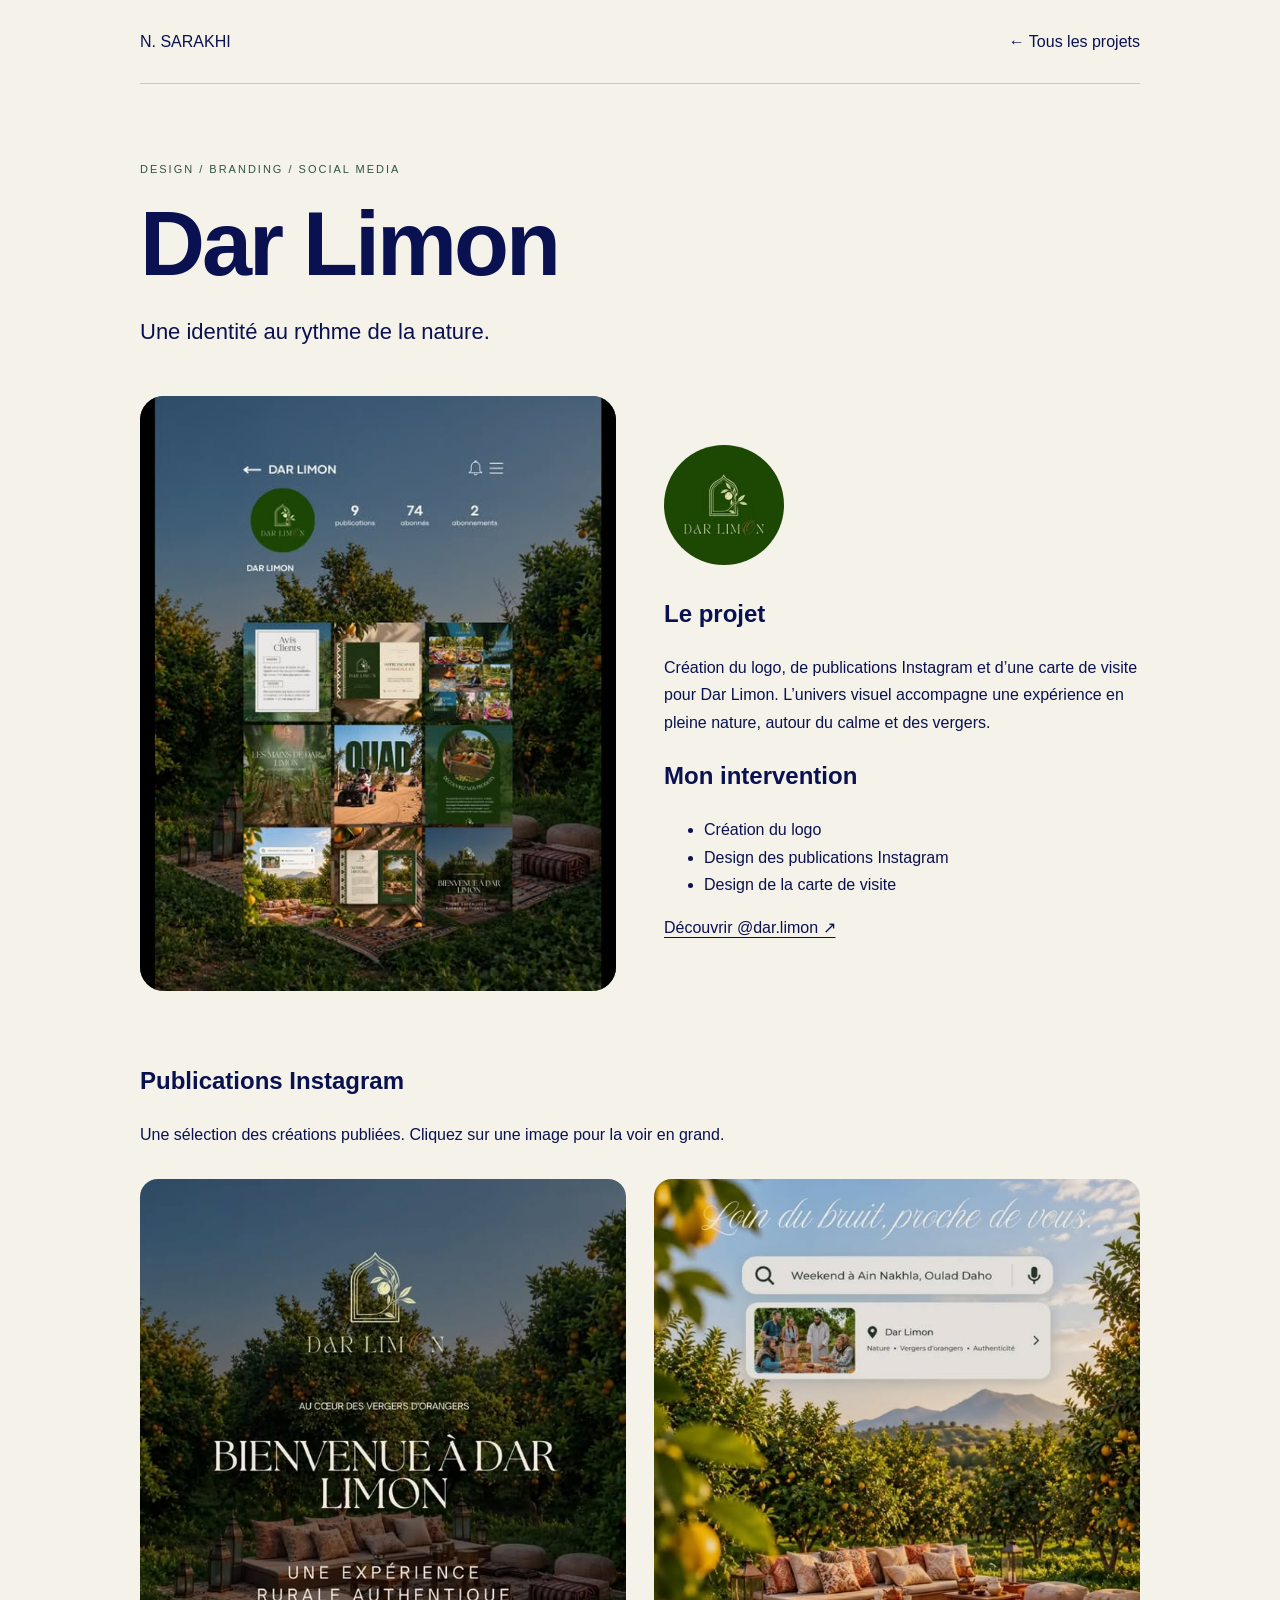
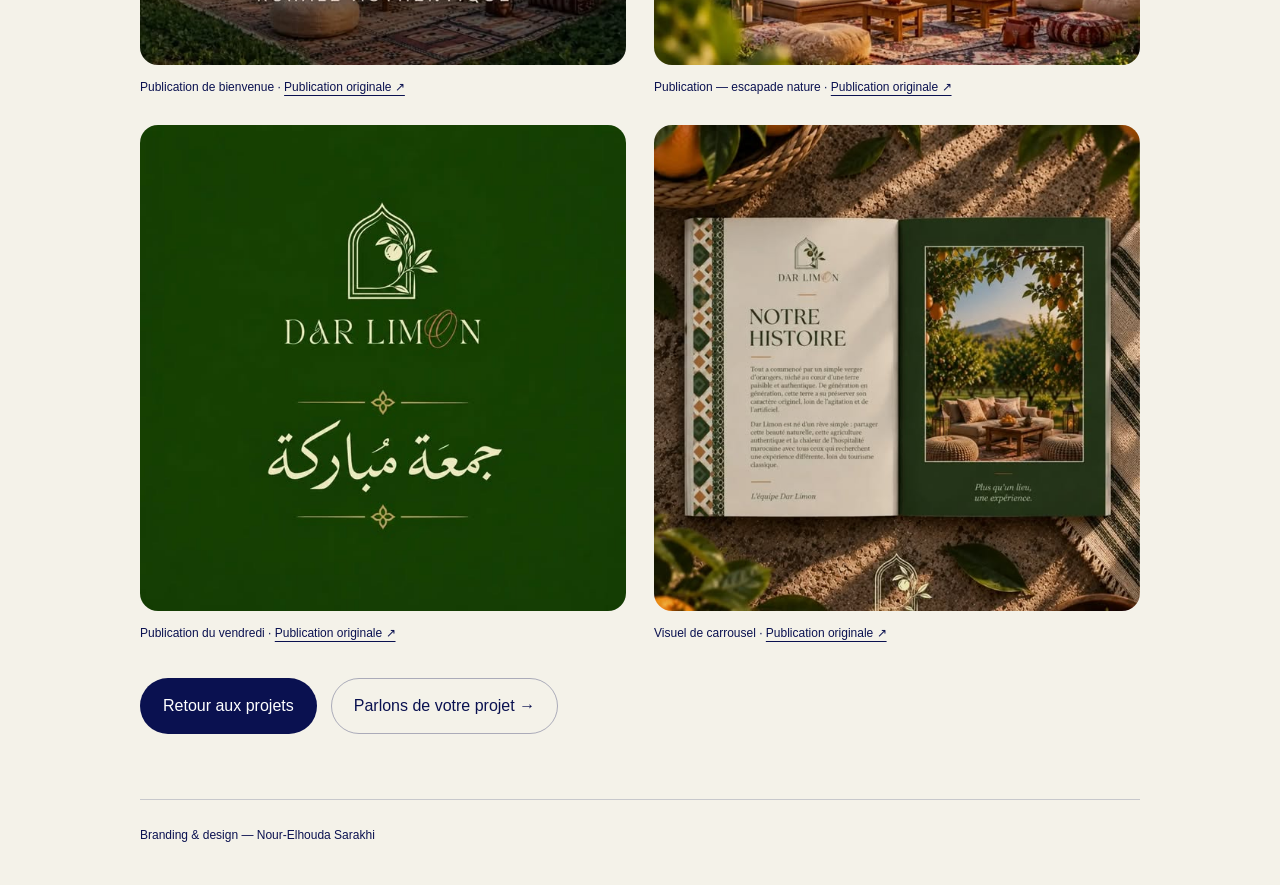
<file: dar-limon.html>
<!doctype html><html lang="fr"><head><meta charset="utf-8"><meta name="viewport" content="width=device-width,initial-scale=1"><title>Dar Limon — Branding & design | Nour-Elhouda Sarakhi</title><meta name="description" content="Logo, publications Instagram et carte de visite pour Dar Limon, par Nour-Elhouda Sarakhi."><link rel="stylesheet" href="portfolio-updates.css?v=20260925-darlimon2"></head><body class="case-page dar-case"><header><a href="index.html">N. SARAKHI</a><a href="index.html#projects">← Tous les projets</a></header><main><p class="case-label">DESIGN / BRANDING / SOCIAL MEDIA</p><h1>Dar Limon</h1><p class="case-subtitle">Une identité au rythme de la nature.</p><div class="dar-intro"><img class="dar-overview" src="images/dar-limon/overview.jpg" alt="Présentation de l’univers Instagram Dar Limon"><div><img class="dar-profile" src="images/dar-limon/profile.jpg" width="150" height="150" alt="Logo Dar Limon utilisé sur le profil Instagram"><h2>Le projet</h2><p>Création du logo, de publications Instagram et d’une carte de visite pour Dar Limon. L’univers visuel accompagne une expérience en pleine nature, autour du calme et des vergers.</p><h2>Mon intervention</h2><ul><li>Création du logo</li><li>Design des publications Instagram</li><li>Design de la carte de visite</li></ul><a href="https://www.instagram.com/dar.limon/" target="_blank" rel="noopener noreferrer">Découvrir @dar.limon ↗</a></div></div><h2>Publications Instagram</h2><p>Une sélection des créations publiées. Cliquez sur une image pour la voir en grand.</p><div class="dar-gallery"><figure><a href="images/dar-limon/post-01.jpg" target="_blank" rel="noopener noreferrer"><img src="images/dar-limon/post-01.jpg" alt="Dar Limon — Publication de bienvenue" loading="lazy"></a><figcaption>Publication de bienvenue · <a href="https://www.instagram.com/p/DdFRPJoOxB8/" target="_blank" rel="noopener noreferrer">Publication originale ↗</a></figcaption></figure><figure><a href="images/dar-limon/post-02.jpg" target="_blank" rel="noopener noreferrer"><img src="images/dar-limon/post-02.jpg" alt="Dar Limon — Publication — escapade nature" loading="lazy"></a><figcaption>Publication — escapade nature · <a href="https://www.instagram.com/p/DdMpLqLu9SW/" target="_blank" rel="noopener noreferrer">Publication originale ↗</a></figcaption></figure><figure><a href="images/dar-limon/post-03.jpg" target="_blank" rel="noopener noreferrer"><img src="images/dar-limon/post-03.jpg" alt="Dar Limon — Publication du vendredi" loading="lazy"></a><figcaption>Publication du vendredi · <a href="https://www.instagram.com/p/DdJCqUaO6-q/" target="_blank" rel="noopener noreferrer">Publication originale ↗</a></figcaption></figure><figure><a href="images/dar-limon/post-04.jpg" target="_blank" rel="noopener noreferrer"><img src="images/dar-limon/post-04.jpg" alt="Dar Limon — Visuel de carrousel" loading="lazy"></a><figcaption>Visuel de carrousel · <a href="https://www.instagram.com/p/DdHleLyjgzx/" target="_blank" rel="noopener noreferrer">Publication originale ↗</a></figcaption></figure></div><div class="case-actions"><a href="index.html#projects">Retour aux projets</a><a href="index.html#contact">Parlons de votre projet →</a></div></main><footer>Branding & design — Nour-Elhouda Sarakhi</footer></body></html>
</file>
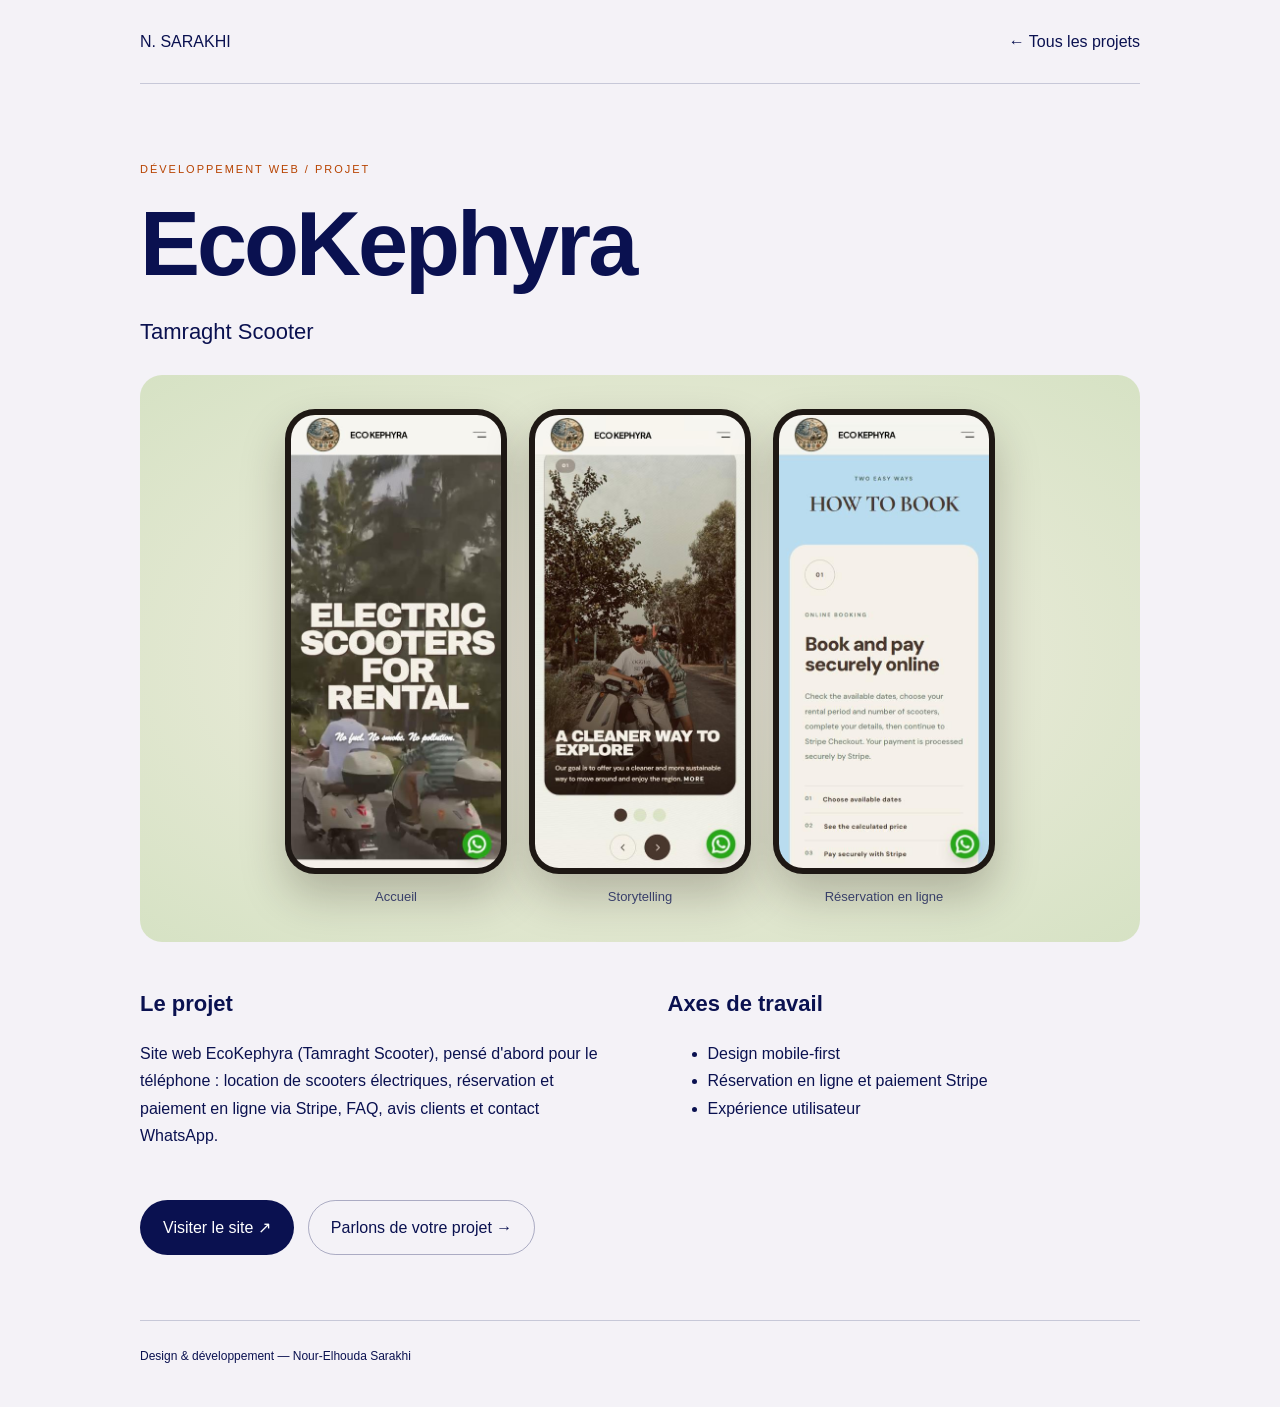
<file: ecokephyra.html>
<!doctype html><html lang="fr"><head><meta charset="utf-8"><meta name="viewport" content="width=device-width,initial-scale=1"><title>EcoKephyra — Nour-Elhouda Sarakhi</title><link rel="stylesheet" href="portfolio-updates.css?v=20260924-cards2"></head><body class="case-page"><header><a href="index.html">N. SARAKHI</a><a href="index.html#projects">← Tous les projets</a></header><main><p class="case-label">DÉVELOPPEMENT WEB / PROJET</p><h1>EcoKephyra</h1><p class="case-subtitle">Tamraght Scooter</p><style>.eco-phones{display:flex;justify-content:center;gap:22px;flex-wrap:wrap;padding:34px 16px;margin:24px 0;border-radius:22px;background:radial-gradient(ellipse at center,#F4EFE4,#D6E2C4)}.eco-phones figure{margin:0;text-align:center}.eco-phones .ph{width:210px;aspect-ratio:427/922;border-radius:30px;background:#1E1814;padding:6px;box-shadow:0 22px 44px rgba(40,30,20,.25)}.eco-phones img{width:100%;height:100%;object-fit:cover;object-position:top;border-radius:24px;display:block}.eco-phones figcaption{margin-top:12px;font-size:13px;opacity:.75}@media(max-width:700px){.eco-phones .ph{width:150px;border-radius:24px}.eco-phones img{border-radius:19px}}</style><div class="eco-phones"><figure><div class="ph"><img src="images/ecokephyra/phone-accueil.jpg" alt="Accueil mobile EcoKephyra : Electric scooters for rental"></div><figcaption>Accueil</figcaption></figure><figure><div class="ph"><img src="images/ecokephyra/phone-explorer.jpg" alt="Section A cleaner way to explore" loading="lazy"></div><figcaption>Storytelling</figcaption></figure><figure><div class="ph"><img src="images/ecokephyra/phone-reservation.jpg" alt="Réservation et paiement en ligne avec Stripe" loading="lazy"></div><figcaption>Réservation en ligne</figcaption></figure></div><div class="case-grid"><section><h2>Le projet</h2><p>Site web EcoKephyra (Tamraght Scooter), pensé d'abord pour le téléphone : location de scooters électriques, réservation et paiement en ligne via Stripe, FAQ, avis clients et contact WhatsApp.</p></section><section><h2>Axes de travail</h2><ul><li>Design mobile-first</li><li>Réservation en ligne et paiement Stripe</li><li>Expérience utilisateur</li></ul></section></div><div class="case-actions"><a href="https://www.tamraghtscooter.com/" target="_blank" rel="noopener noreferrer">Visiter le site ↗</a><a href="index.html#contact">Parlons de votre projet →</a></div></main><footer>Design & développement — Nour-Elhouda Sarakhi</footer></body></html>
</file>
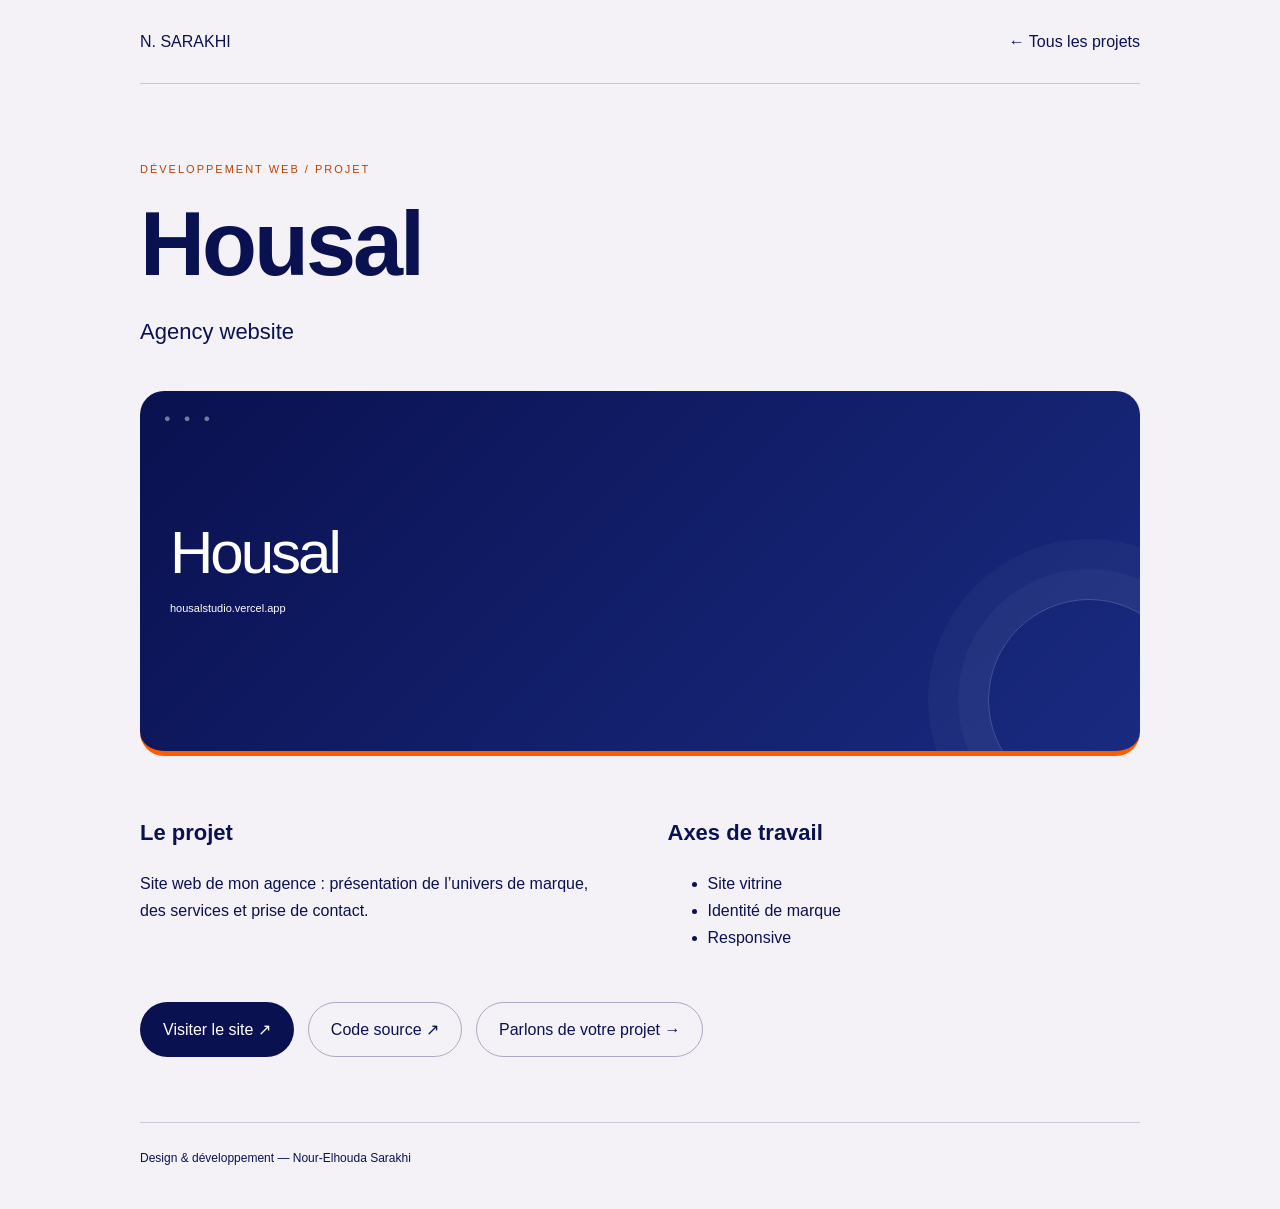
<file: housal-web.html>
<!doctype html><html lang="fr"><head><meta charset="utf-8"><meta name="viewport" content="width=device-width,initial-scale=1"><title>Housal — Nour-Elhouda Sarakhi</title><link rel="stylesheet" href="portfolio-updates.css?v=20260924-cards2"></head><body class="case-page"><header><a href="index.html">N. SARAKHI</a><a href="index.html#projects">← Tous les projets</a></header><main><p class="case-label">DÉVELOPPEMENT WEB / PROJET</p><h1>Housal</h1><p class="case-subtitle">Agency website</p><div class="case-cover web-cover housal"><span class="browser-dots">● ● ●</span><strong>Housal</strong><span>housalstudio.vercel.app</span></div><div class="case-grid"><section><h2>Le projet</h2><p>Site web de mon agence : présentation de l’univers de marque, des services et prise de contact.</p></section><section><h2>Axes de travail</h2><ul><li>Site vitrine</li><li>Identité de marque</li><li>Responsive</li></ul></section></div><div class="case-actions"><a href="https://housalstudio.vercel.app/" target="_blank" rel="noopener noreferrer">Visiter le site ↗</a><a href="https://github.com/nouresho/housalstudio" target="_blank" rel="noopener noreferrer">Code source ↗</a><a href="index.html#contact">Parlons de votre projet →</a></div></main><footer>Design & développement — Nour-Elhouda Sarakhi</footer></body></html>
</file>
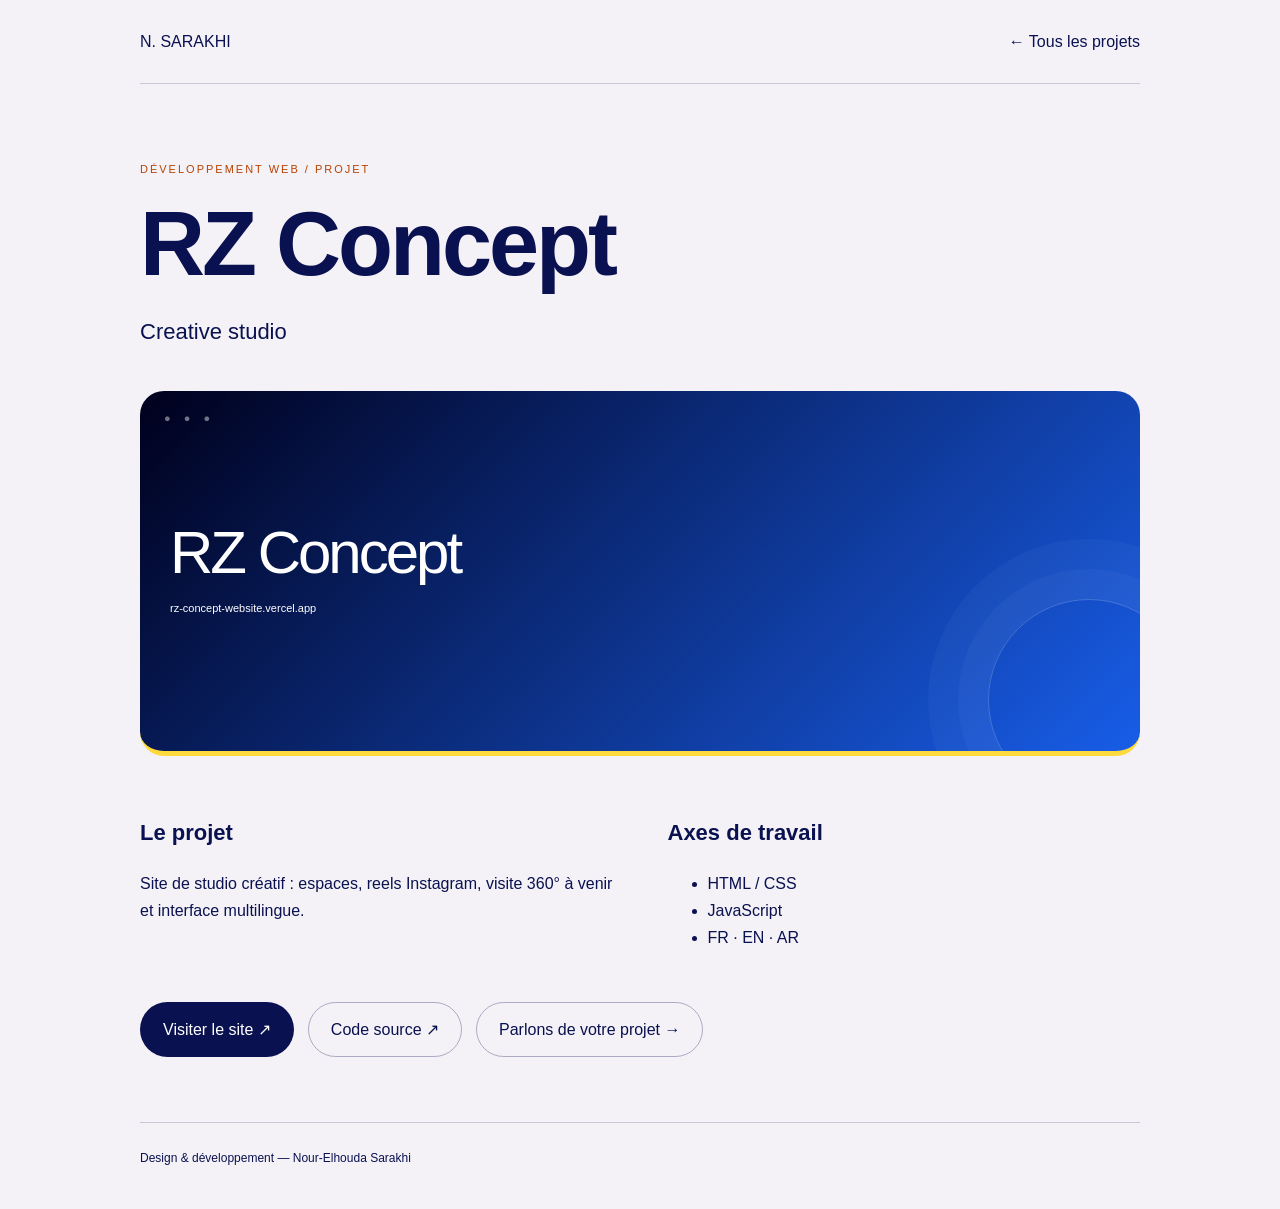
<file: rz-concept.html>
<!doctype html><html lang="fr"><head><meta charset="utf-8"><meta name="viewport" content="width=device-width,initial-scale=1"><title>RZ Concept — Nour-Elhouda Sarakhi</title><link rel="stylesheet" href="portfolio-updates.css?v=20260924-cards2"></head><body class="case-page"><header><a href="index.html">N. SARAKHI</a><a href="index.html#projects">← Tous les projets</a></header><main><p class="case-label">DÉVELOPPEMENT WEB / PROJET</p><h1>RZ Concept</h1><p class="case-subtitle">Creative studio</p><div class="case-cover web-cover rz"><span class="browser-dots">● ● ●</span><strong>RZ Concept</strong><span>rz-concept-website.vercel.app</span></div><div class="case-grid"><section><h2>Le projet</h2><p>Site de studio créatif : espaces, reels Instagram, visite 360° à venir et interface multilingue.</p></section><section><h2>Axes de travail</h2><ul><li>HTML / CSS</li><li>JavaScript</li><li>FR · EN · AR</li></ul></section></div><div class="case-actions"><a href="https://rz-concept-website.vercel.app/" target="_blank" rel="noopener noreferrer">Visiter le site ↗</a><a href="https://github.com/nouresho/rz-concept-website" target="_blank" rel="noopener noreferrer">Code source ↗</a><a href="index.html#contact">Parlons de votre projet →</a></div></main><footer>Design & développement — Nour-Elhouda Sarakhi</footer></body></html>
</file>
<file: portfolio-updates.css>
html{scroll-padding-top:100px}[hidden]{display:none!important}a:focus-visible,button:focus-visible,input:focus-visible,textarea:focus-visible{outline:3px solid #ff5c00;outline-offset:5px}.projects-list{max-width:1160px;gap:50px}.project-group{display:flex;flex-direction:column;gap:18px}.group-heading{display:flex;align-items:center;gap:20px;padding:18px 0 24px;border-bottom:1px solid #0a115030;color:#0a1150;margin-bottom:10px}.group-heading>span{font:40px 'Bebas Neue',sans-serif;color:#ff5c00}.group-heading h3{font:34px 'Bebas Neue',sans-serif;letter-spacing:1px}.group-heading p{font-size:12px;margin-top:5px}.group-heading b{margin-left:auto;font-size:11px;white-space:nowrap}#filter-bar{border-radius:14px;flex-wrap:wrap}.filt-btn{cursor:pointer}#project-status{font-size:12px;color:#0a1150;margin:-12px 0 32px}.proj-links{flex-wrap:wrap;gap:10px}.proj-link{cursor:pointer}.project-unavailable{font-size:11px;opacity:.75;padding:10px 0}.web-cover{position:relative!important;display:flex!important;flex-direction:column;align-items:flex-start;justify-content:center;padding:30px!important;gap:16px;min-height:240px;overflow:hidden;background:#0a1150;color:white}.web-cover:before{content:'';position:absolute;width:200px;height:200px;border:1px solid #ffffff33;border-radius:50%;right:-50px;bottom:-50px;box-shadow:0 0 0 30px #ffffff08,0 0 0 60px #ffffff08}.web-cover strong{font:clamp(28px,4vw,52px) 'Bebas Neue',sans-serif;line-height:1;position:relative}.web-cover>span{font-size:11px;position:relative;overflow-wrap:anywhere}.web-cover .cover-kicker{font-size:8px;letter-spacing:2px}.web-cover .browser-dots{position:absolute;top:18px;left:24px;letter-spacing:5px;color:#ffffff70}.web-cover.housal{background:linear-gradient(135deg,#0a1150,#192a80);border-bottom:5px solid #ff5c00}.web-cover.rz{background:linear-gradient(135deg,#00001c,#185de8);border-bottom:5px solid #ffda3d}.web-cover.eco{background:linear-gradient(135deg,#123e36,#247160);border-bottom:5px solid #e4ce9d}.featured-web{border-color:#4d6fe850}.asset-placeholder{display:block;padding:24px;font-size:13px;line-height:1.6;color:inherit}#contact-status{font-size:12px;line-height:1.7;margin-top:15px;color:inherit}input,textarea{cursor:text!important}button,a{cursor:pointer!important}
.case-page{margin:0;background:#f4f2f7;color:#0a1150;font-family:Arial,sans-serif;line-height:1.7}.case-page header,.case-page main,.case-page footer{width:min(1000px,88%);margin:auto}.case-page header{display:flex;justify-content:space-between;padding:28px 0;border-bottom:1px solid #0a115030;gap:20px}.case-page a{color:inherit;text-decoration:none}.case-page main{padding:65px 0}.case-page h1{font-size:clamp(48px,8vw,90px);line-height:1.05;margin:18px 0;letter-spacing:-3px}.case-label{font-size:11px;letter-spacing:2px;color:#b74300}.case-subtitle{font-size:22px}.case-cover{border-radius:24px;margin:40px 0;min-height:300px}.case-cover strong{font-family:Arial,sans-serif;font-size:60px;letter-spacing:-3px}.case-grid{display:grid;grid-template-columns:1fr 1fr;gap:55px}.case-grid h2{font-size:22px}.case-actions{display:flex;flex-wrap:wrap;gap:14px;margin-top:35px}.case-actions a{border:1px solid #0a115050;padding:13px 22px;border-radius:30px}.case-actions a:first-child{background:#0a1150;color:white}.case-actions a:hover{background:#ff5c00;color:white}.case-page footer{padding:25px 0 40px;border-top:1px solid #0a115030;font-size:12px}
@media(max-width:650px){.group-heading{gap:12px}.group-heading h3{font-size:28px}.group-heading p{font-size:11px}.group-heading b{font-size:10px}.projects-list{padding:0 16px}.web-cover{min-height:200px}.case-grid{grid-template-columns:1fr;gap:12px}.case-cover strong{font-size:45px}.case-page header{font-size:12px}.filt-btn{padding:12px 10px!important;flex:1}#filter-bar{width:100%}}
@media(prefers-reduced-motion:reduce){html{scroll-behavior:auto!important}*,*:before,*:after{animation:none!important;transition:none!important}#particles-canvas,#cursor-inner,#cursor-outer{display:none!important}.reveal,.proj-card{opacity:1!important;transform:none!important}}

.skip-link{position:fixed;top:12px;left:12px;z-index:9999;background:#ff5c00;color:white;padding:14px;transform:translateY(-150%)}.skip-link:focus{transform:none}@media(pointer:coarse){#cursor-inner,#cursor-outer{display:none!important}*{cursor:auto!important}}

/* Wide editorial project cards: large visual, then full project copy. */
.projects-list{max-width:1600px;width:92%;padding:0;margin-inline:auto;gap:65px}
.project-group{gap:30px}
.proj-card{grid-template-columns:minmax(0,3fr) minmax(0,2fr);min-height:440px;border-radius:32px;border:1px solid #4d6fe840;box-shadow:0 14px 45px #0a115012}
.proj-card.card-visible:hover{max-width:100%;box-shadow:0 20px 55px #0a115026;transform:none}
.proj-card .proj-photos{align-self:stretch;min-height:440px;max-height:none;margin:0;border-radius:0;background-color:#0a1150}
.proj-card .proj-photos img{object-fit:contain;object-position:center;filter:none;padding:18px}
.proj-card.card-visible:hover .proj-photos img{transform:scale(1.025);filter:none}
.proj-card .proj-info{padding:clamp(28px,3.5vw,60px);min-width:0;background:#f8f9fd}
.proj-card .proj-title-big{font-size:clamp(32px,3.2vw,52px);line-height:1.08;max-height:none;overflow:visible;color:#0a1150;letter-spacing:.01em;margin-bottom:22px}
.proj-card .proj-desc-short{display:block;overflow:visible;-webkit-line-clamp:unset;flex:0;color:#343d66;font-size:15px;line-height:1.85;opacity:1;margin-bottom:24px}
.proj-card .proj-type-tag{color:#3450c4;border-color:#4d6fe840;background:#4d6fe80a;font-size:10px;letter-spacing:.13em;padding:7px 12px;margin-bottom:22px}
.proj-card .proj-tech-pills{gap:8px;margin-bottom:28px}
.proj-card .proj-tech-pill,.proj-card.card-visible:hover .proj-tech-pill:first-child{color:#343d66;border-color:#0a115026;background:transparent;opacity:1;font-size:9px;padding:6px 10px}
.proj-card .proj-link{font-size:11px;padding:13px 19px;line-height:1.5}
.proj-card .proj-link.main{background:#0a1150;color:white;border:1px solid #0a1150}.proj-card .proj-link.main:hover{background:#ff5c00;border-color:#ff5c00}
.proj-card .proj-link.ghost{color:#0a1150;border:1px solid #4d6fe860;background:transparent}.proj-card .proj-link.ghost:hover{background:#4d6fe810}
.proj-card .project-unavailable{color:#343d66}
.proj-card .web-cover{padding:55px!important;gap:25px}.proj-card .web-cover strong{font-size:clamp(45px,5.5vw,90px)}.proj-card .web-cover>span{font-size:13px}.proj-card .web-cover .cover-kicker{font-size:10px}
.proj-card .proj-photos svg{width:65%;height:auto}
@media(max-width:950px){.proj-card{grid-template-columns:minmax(0,1.15fr) minmax(0,1fr);min-height:370px}.proj-card .proj-photos{min-height:370px}.proj-card .proj-info{padding:28px}.proj-card .proj-title-big{font-size:34px}.proj-card .web-cover{padding:30px!important}.proj-card .web-cover strong{font-size:48px}}
@media(max-width:700px){.projects-list{width:92%;padding:0}.project-group{gap:24px}.proj-card{grid-template-columns:minmax(0,1fr);border-radius:24px}.proj-card .proj-photos{min-height:0;height:auto;aspect-ratio:4/3;max-height:none;width:100%;margin:0}.proj-card .proj-info{padding:26px}.proj-card .proj-title-big{font-size:34px;margin-bottom:16px}.proj-card .proj-desc-short{font-size:14px}.proj-card .proj-photos img{padding:12px}.proj-card .web-cover{min-height:0}.proj-card .proj-link{padding:12px 16px}.group-heading{flex-wrap:wrap}}

/* Neutral cover until the original Dar Limon brand assets are supplied. */
.web-cover.dar-limon{background:linear-gradient(135deg,#0a1150,#192a80);border-bottom:5px solid #ff5c00}

.proj-card .dar-limon-photo{background:#173522}.dar-intro{display:grid;grid-template-columns:1fr 1fr;gap:48px;align-items:center;margin:45px 0 70px}.dar-overview{width:100%;max-height:650px;object-fit:contain;border-radius:24px;background:#173522}.dar-profile{border-radius:50%;width:120px;height:120px}.dar-gallery{display:grid;grid-template-columns:1fr 1fr;gap:28px;margin:30px 0}.dar-gallery figure{margin:0}.dar-gallery img{display:block;width:100%;height:auto;border-radius:18px;transition:transform .3s}.dar-gallery a:hover img{transform:translateY(-4px)}.dar-gallery figcaption{font-size:12px;margin-top:12px}.dar-gallery figcaption a,.dar-intro a{text-decoration:underline;text-underline-offset:4px}.dar-case{background:#f4f2e9}.dar-case .case-label{color:#31553a}@media(max-width:650px){.dar-intro,.dar-gallery{grid-template-columns:1fr;gap:25px}}@media(prefers-reduced-motion:reduce){.dar-gallery a:hover img{transform:none}}
</file>
